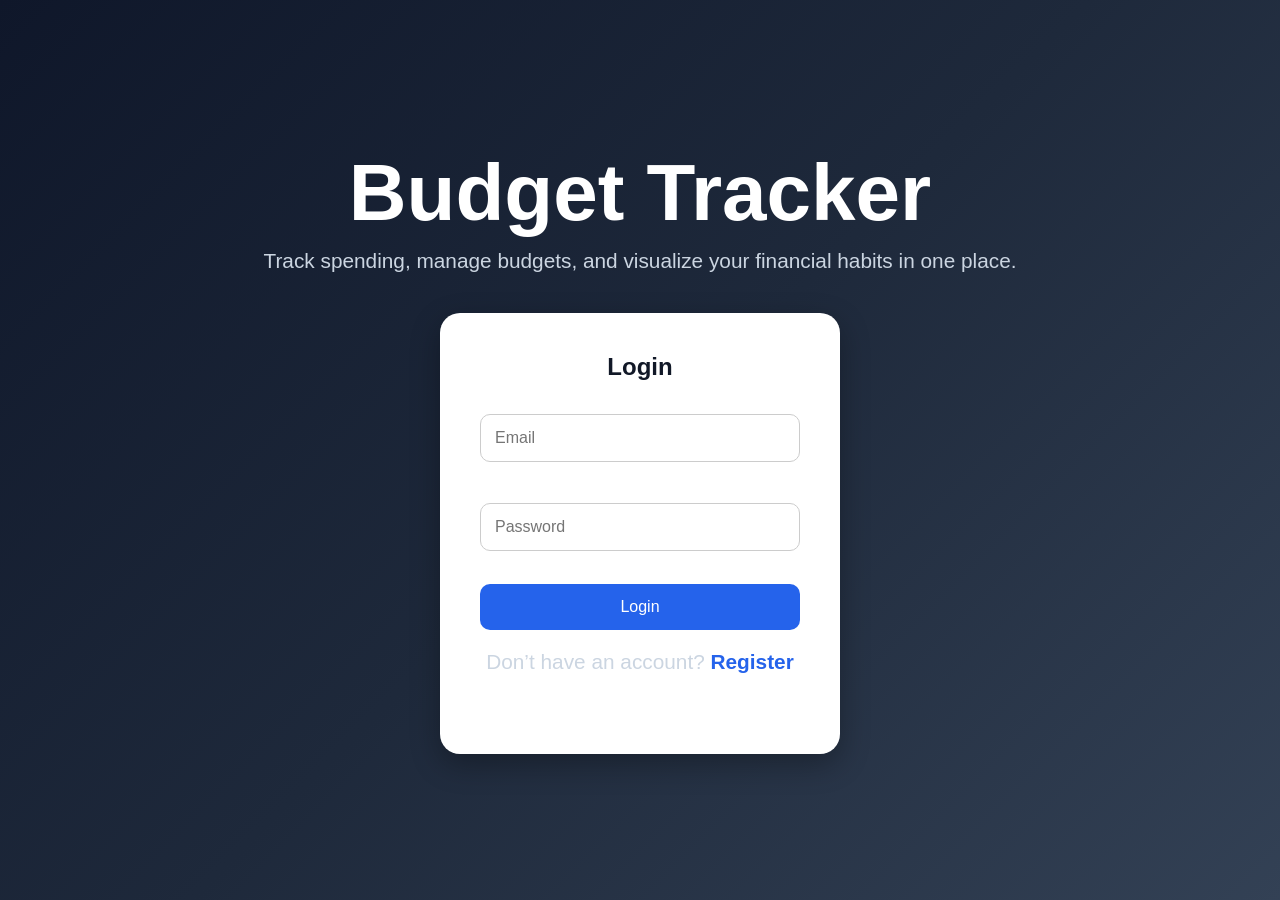
<file: frontend/login.html>
<!DOCTYPE html>
<html lang="en">

<head>
  <meta charset="UTF-8">
  <title>Budget Tracker</title>

  <link rel="stylesheet" href="style.css">
</head>

<body>

<div class="hero">

  <div class="hero-content">

    <h1>Budget Tracker</h1>

    <p>
      Track spending, manage budgets,
      and visualize your financial habits
      in one place.
    </p>

    <div class="auth-card">

      <h2>Login</h2>

      <form id="loginForm">

        <input
          type="email"
          id="email"
          placeholder="Email"
          required
        >

        <input
          type="password"
          id="password"
          placeholder="Password"
          required
        >

        <button type="submit">
          Login
        </button>

      </form>

      <p class="register-link">
        Don’t have an account?
        <a href="register.html">Register</a>
      </p>

    </div>

  </div>

</div>

<script>

document.getElementById("loginForm")
.addEventListener("submit", async function(e) {

  e.preventDefault();

  const loginData = {
    email: document.getElementById("email").value,
    password: document.getElementById("password").value
  };

  const res = await fetch(
    "http://127.0.0.1:5000/login",
    {
      method: "POST",
      headers: {
        "Content-Type": "application/json"
      },
      body: JSON.stringify(loginData)
    }
  );

  const data = await res.json();

  if (res.ok) {

    localStorage.setItem("user_id", data.user_id);

    window.location.href = "index.html";

  } else {

    alert(data.message);
  }
});

</script>

</body>
</html>
</file>
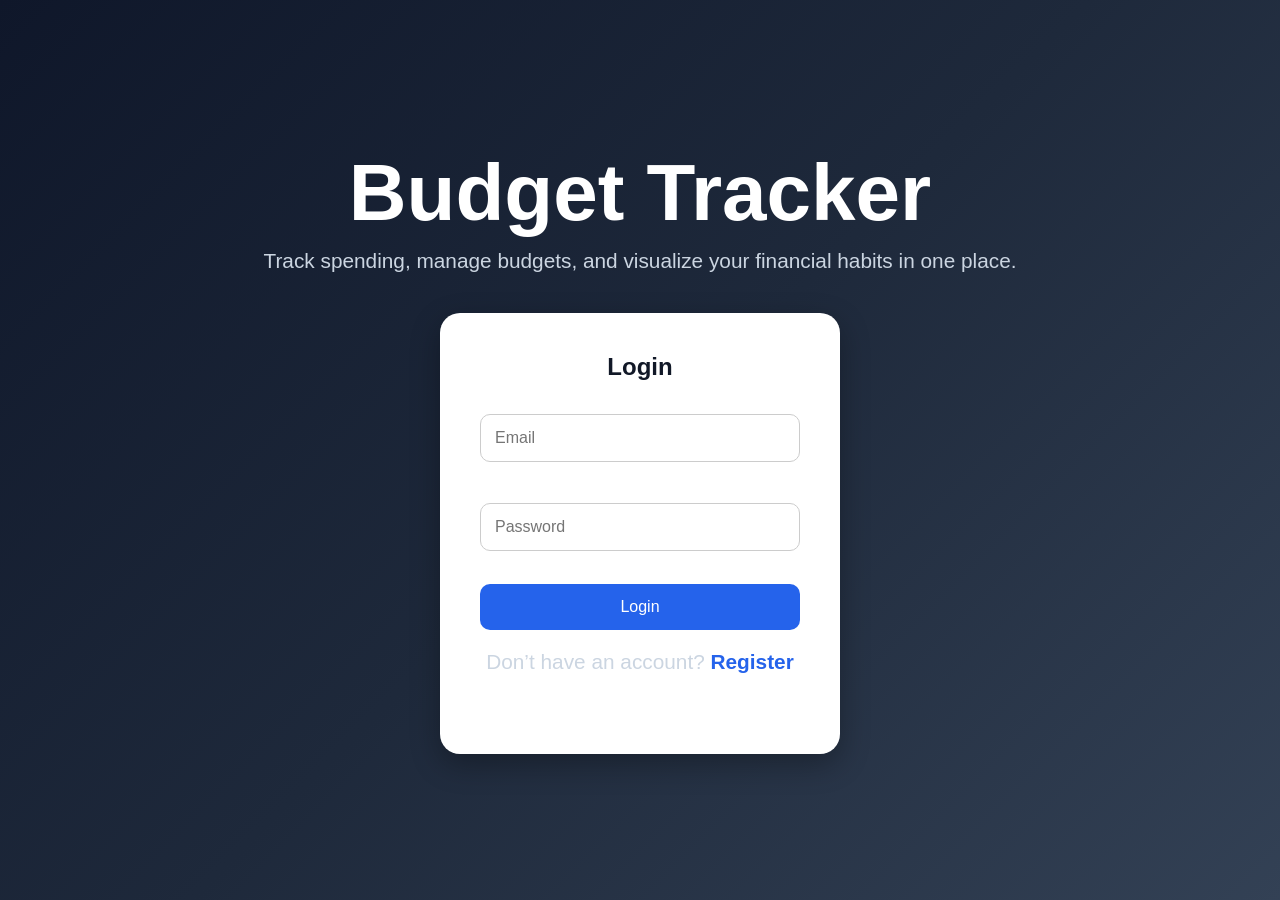
<file: frontend/recurring.html>
<!DOCTYPE html>
<script>

const userId = localStorage.getItem("user_id");

if (!userId) {
  window.location.href = "login.html";
}

</script>
<html lang="en">

<head>
  <meta charset="UTF-8">
  <title>Recurring Transactions</title>

  <link rel="stylesheet" href="style.css">
</head>

<body>

<header>
  Budget Tracker

  <nav>
    <a href="index.html">Dashboard</a>
    <a href="add.html">Add Transaction</a>
    <a href="transactions.html">Transactions</a>
    <a href="recurring.html">Recurring</a>
  </nav>
</header>

<div class="container">

  <div class="card">

    <h2>Add Recurring Transaction</h2>

    <form id="recurringForm">

      <label>Amount</label>
      <input type="number" id="amount" required>

      <label>Type</label>
      <select id="type">
        <option value="expense">Expense</option>
        <option value="income">Income</option>
      </select>

      <label>Category</label>
      <select id="category"></select>

      <label>Description</label>
      <input type="text" id="description">

      <label>Frequency</label>
      <select id="frequency">
        <option value="daily">Daily</option>
        <option value="weekly">Weekly</option>
        <option value="monthly">Monthly</option>
      </select>

      <button type="submit">
        Add Recurring Transaction
      </button>

    </form>
    <h2>Recurring Transactions</h2>

<table>

  <thead>
    <tr>
      <th>Amount</th>
      <th>Type</th>
      <th>Category</th>
      <th>Description</th>
      <th>Frequency</th>
    </tr>
  </thead>

  <tbody id="recurring-table"></tbody>

</table>

  </div>

</div>

<script>

async function loadCategories() {

  const res = await fetch("http://127.0.0.1:5000/categories");
  const data = await res.json();

  const categorySelect =
    document.getElementById("category");

  data.forEach(category => {

    const option = document.createElement("option");

    option.value = category.category_id;
    option.textContent = category.name;

    categorySelect.appendChild(option);
  });
}

document.getElementById("recurringForm")
.addEventListener("submit", async function(e) {

  e.preventDefault();

  const recurringTransaction = {

    user_id: localStorage.getItem("user_id"),

    amount: document.getElementById("amount").value,

    type: document.getElementById("type").value,

    category_id:
      document.getElementById("category").value,

    description:
      document.getElementById("description").value,

    frequency:
      document.getElementById("frequency").value
  };

  await fetch("http://127.0.0.1:5000/add-recurring", {

    method: "POST",

    headers: {
      "Content-Type": "application/json"
    },

    body: JSON.stringify(recurringTransaction)
  });

  alert("Recurring Transaction Added!");

});
async function loadRecurringTransactions() {

  const userId = localStorage.getItem("user_id");

  const res = await fetch(
    `http://127.0.0.1:5000/recurring-transactions/${userId}`
  );

  const data = await res.json();

  console.log(data);

  const table =
    document.getElementById("recurring-table");

  table.innerHTML = "";

  data.forEach(t => {

    const row = `
      <tr>
        <td>$${t.amount}</td>
        <td>${t.type}</td>
        <td>${t.category_id}</td>
        <td>${t.description}</td>
        <td>${t.frequency}</td>
      </tr>
    `;

    table.innerHTML += row;
  });
}
loadCategories();
loadRecurringTransactions();

</script>

</body>
</html>
</file>
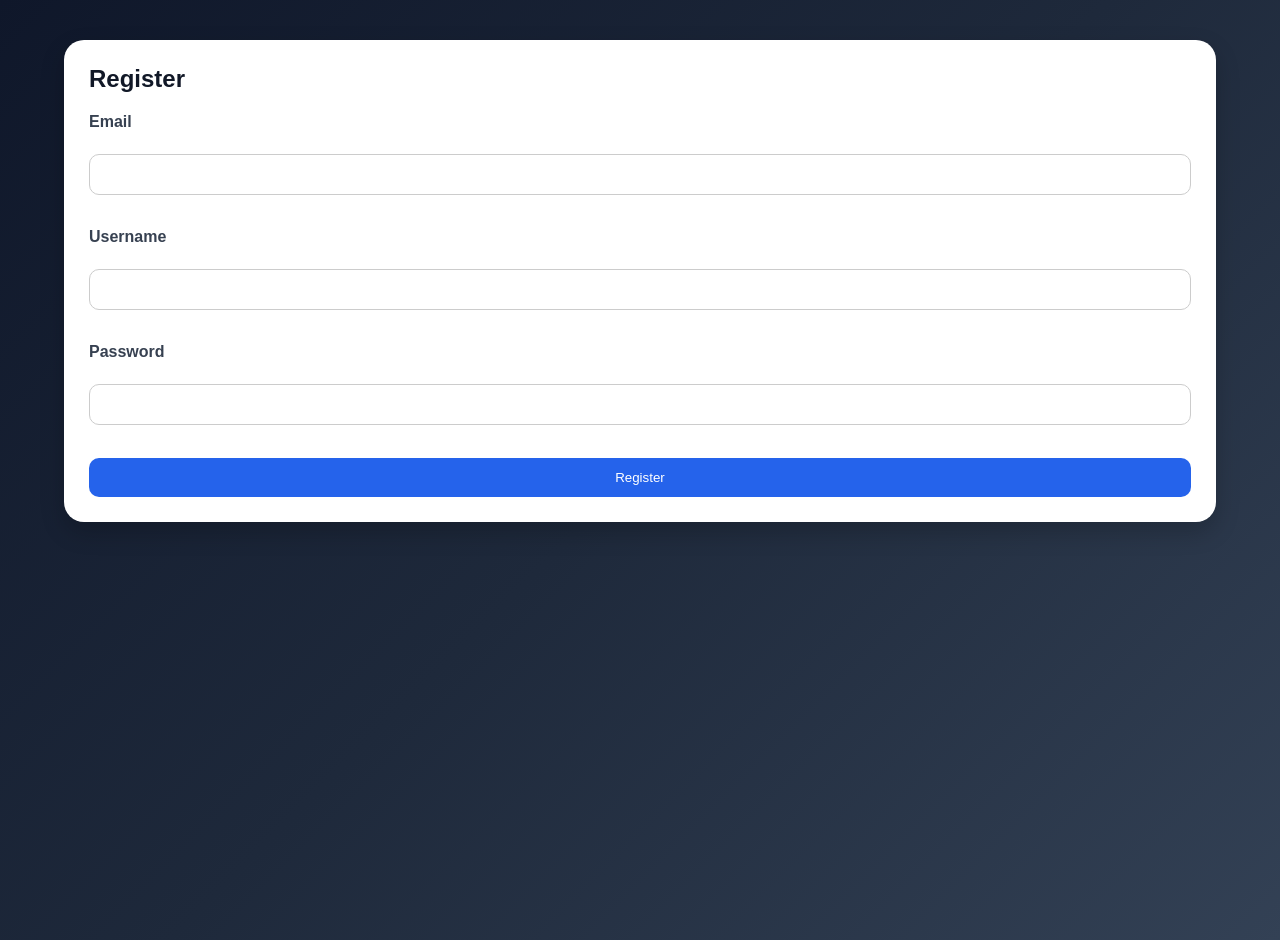
<file: frontend/register.html>
<!DOCTYPE html>

<html lang="en">

<head>
  <meta charset="UTF-8">
  <title>Register</title>

  <link rel="stylesheet" href="style.css">
</head>

<body>

<div class="container">

  <div class="card">

    <h2>Register</h2>

    <form id="registerForm">

      <label>Email</label>
      <input type="email" id="email" required>

      <label>Username</label>
      <input type="text" id="username" required>

      <label>Password</label>
      <input type="password" id="password" required>

      <button type="submit">Register</button>

    </form>

  </div>

</div>

<script>

document.getElementById("registerForm")
.addEventListener("submit", async function(e) {

  e.preventDefault();

  const registerData = {
    email: document.getElementById("email").value,
    username: document.getElementById("username").value,
    password: document.getElementById("password").value
  };

  const res = await fetch("http://127.0.0.1:5000/register", {

    method: "POST",

    headers: {
      "Content-Type": "application/json"
    },

    body: JSON.stringify(registerData)
  });

  const data = await res.json();

  alert(data.message);

  if (res.ok) {
    window.location.href = "login.html";
  }

});

</script>

</body>
</html>
</file>
<file: frontend/style.css>
* {
  margin: 0;
  padding: 0;
  box-sizing: border-box;
  font-family: Arial, Helvetica, sans-serif;
}
body {
  margin: 0;
  font-family: Arial, sans-serif;
}

.hero {
  min-height: 100vh;

  display: flex;
  justify-content: center;
  align-items: center;

  background:
    linear-gradient(
      135deg,
      #0f172a,
      #1e293b,
      #334155
    );

  color: white;

  text-align: center;

  padding: 20px;
}

.hero-content h1 {
  font-size: 5rem;

  margin-bottom: 10px;

  font-weight: bold;
}

.hero-content p {
  font-size: 1.3rem;

  margin-bottom: 40px;

  color: #cbd5e1;
}

.auth-card {
  background: white;

  color: black;

  width: 350px;

  margin: auto;

  padding: 35px;

  border-radius: 20px;

  box-shadow:
    0 10px 30px rgba(0,0,0,0.3);
}

.auth-card h2 {
  margin-bottom: 25px;
}

.auth-card input {
  width: 100%;

  padding: 14px;

  margin-bottom: 18px;

  border-radius: 10px;

  border: 1px solid #ccc;

  font-size: 1rem;
}

.auth-card button {
  width: 100%;

  padding: 14px;

  border: none;

  border-radius: 10px;

  background: #2563eb;

  color: white;

  font-size: 1rem;

  cursor: pointer;

  transition: 0.2s;
}

.auth-card button:hover {
  background: #1d4ed8;
}

.register-link {
  margin-top: 20px;
}

.register-link a {
  color: #2563eb;

  text-decoration: none;

  font-weight: bold;
}

body {
  margin: 0;
  font-family: Arial, sans-serif;

  background: linear-gradient(
    135deg,
    #0f172a,
    #1e293b,
    #334155
  );

  min-height: 100vh;
  color: white;
}

header {
  background: white;
  padding: 20px 40px;
  display: flex;
  justify-content: space-between;
  align-items: center;
  box-shadow: 0 2px 10px rgba(0,0,0,0.08);
  position: sticky;
  top: 0;
  z-index: 100;
}

header {
  font-size: 24px;
  font-weight: bold;
  color: #2563eb;
  
}

nav {
  display: flex;
  gap: 15px;
  align-items: center;
}

nav a {
  text-decoration: none;
  color: #374151;
  font-weight: 500;
  transition: 0.3s;
}

nav a:hover {
  color: #2563eb;
}

nav button {
  background: #ef4444;
  color: white;
  border: none;
  padding: 10px 16px;
  border-radius: 8px;
  cursor: pointer;
  font-weight: bold;
  transition: 0.3s;
}

nav button:hover {
  background: #dc2626;
}

.container {
  width: 90%;
  max-width: 1200px;
  margin: 40px auto;
}

.summary {
  display: grid;

  grid-template-columns:
    repeat(auto-fit, minmax(250px, 1fr));

  gap: 20px;

  margin-bottom: 30px;
}

.summary-card h3 {
  color: #64748b;
}

.summary-card p {
  font-size: 2rem;
  font-weight: bold;
}

h2 {
  margin-bottom: 20px;
  color: #111827;
}

form {
  display: flex;
  flex-direction: column;
  gap: 15px;
}

label {
  font-weight: 600;
  color: #374151;
}

input,
select {
  width: 100%;

  padding: 12px;

  margin-top: 8px;
  margin-bottom: 18px;

  border-radius: 10px;

  border: 1px solid #ccc;
}

input:focus,
select:focus {
  outline: none;
  border-color: #2563eb;
  box-shadow: 0 0 0 3px rgba(37,99,235,0.15);
}

button {
  background: #2563eb;
  color: white;

  border: none;

  padding: 12px 18px;

  border-radius: 10px;

  cursor: pointer;

  transition: 0.2s;
}

button:hover {
  background: #1d4ed8;
}

.table-container {
  overflow-x: auto;
}

table {
  width: 100%;
  border-collapse: collapse;
  margin-top: 20px;
}

table th {
  background: #eff6ff;
  color: #1e3a8a;
  padding: 14px;
  text-align: left;
}

table td {
  padding: 14px;
  border-bottom: 1px solid #e5e7eb;
}

table tr:hover {
  background: #f9fafb;
}

canvas {
  max-width: 500px;
  margin: auto;
}

.auth-container {
  display: flex;
  justify-content: center;
  align-items: center;

  min-height: 100vh;
}

.auth-card {
  width: 400px;

  background: white;
  color: black;

  padding: 40px;

  border-radius: 20px;

  box-shadow: 0 10px 30px rgba(0,0,0,0.3);
}

@media (max-width: 768px) {

  header {
  background: rgba(255,255,255,0.1);

  backdrop-filter: blur(10px);

  padding: 20px 40px;

  display: flex;
  justify-content: space-between;
  align-items: center;

  box-shadow: 0 4px 20px rgba(0,0,0,0.2);
}

  nav {
    flex-wrap: wrap;
    justify-content: center;
  }

  .container {
    width: 95%;
  }
}
.user-info {
  display: flex;
  align-items: center;
  gap: 10px;
  margin-bottom: 10px;
}

.profile-icon {
  width: 40px;
  height: 40px;
  border-radius: 50%;
}
.progress-bar {
  width: 100%;
  height: 20px;
  background: #ddd;
  border-radius: 10px;
  overflow: hidden;
}
.progress-fill {
  height: 100%;
  width: 0%;
  background: linear-gradient(to right,  #2563eb, #4f46e5);
  transition: width 0.5s ease;
}
.card {
  background: white;
  color: black;

  border-radius: 20px;

  padding: 25px;

  box-shadow: 0 10px 25px rgba(0,0,0,0.2);

  transition: transform 0.2s ease;
}

.card:hover {
  transform: translateY(-5px);
}

@keyframes fadeUp {
  from {
    opacity: 0;
    transform: translateY(20px);
  }

  to {
    opacity: 1;
    transform: translateY(0);
  }
}
.recent-item {
  display: flex;
  justify-content: space-between;
  padding: 12px 0;
  border-bottom: 1px solid #e5e7eb;
}
</file>
